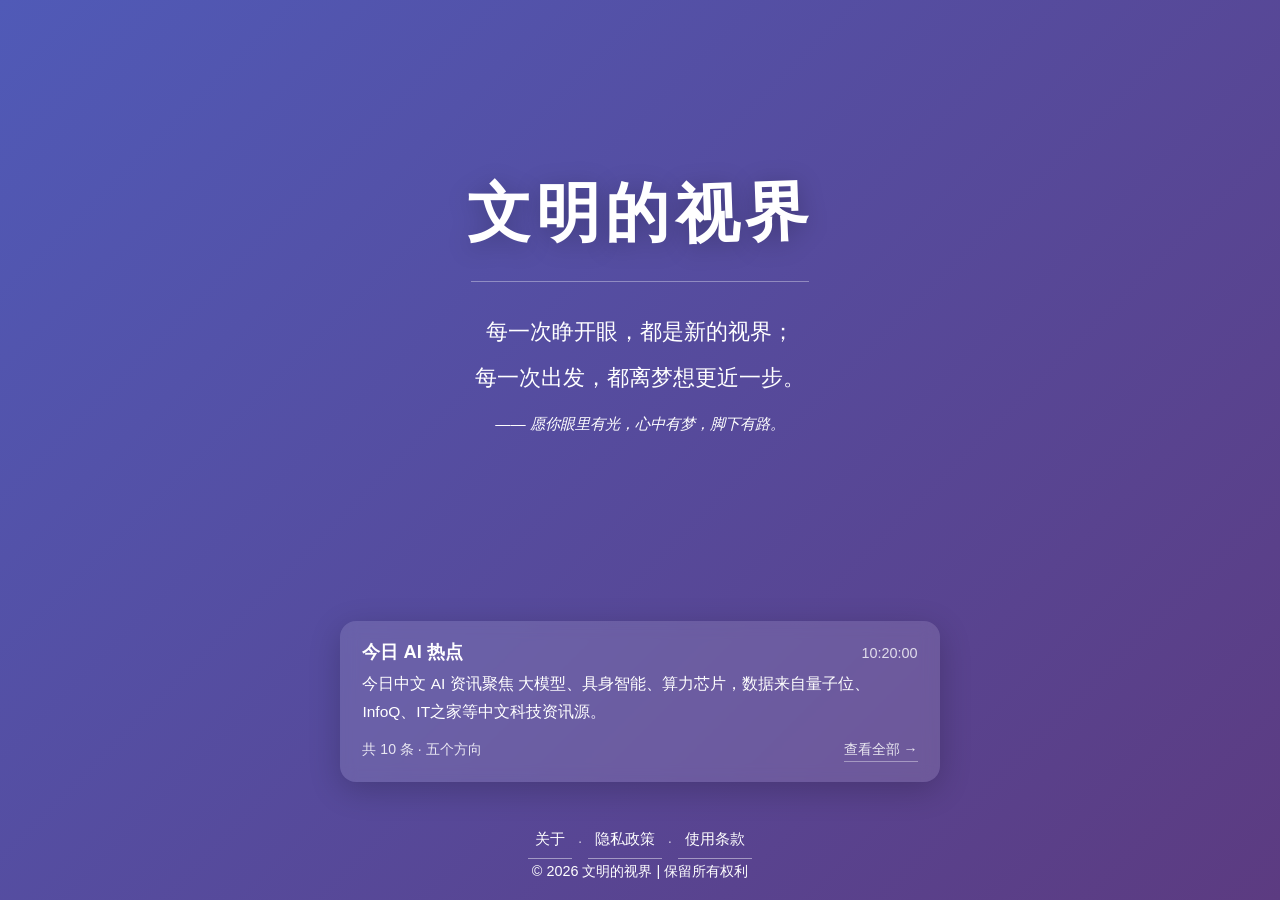
<file: index.html>
<!DOCTYPE html>
<html lang="zh-CN">
<head>
  <meta charset="UTF-8">
  <meta name="viewport" content="width=device-width, initial-scale=1.0">
  <title>文明的视界</title>
  <meta name="description" content="文明的视界，一个安静的个人欢迎页。每次来访都会遇见一句不同的问候。">
  <link rel="canonical" href="https://wlwenming.github.io/home/">
  <meta property="og:title" content="文明的视界">
  <meta property="og:description" content="一个安静的个人主页，愿你每天都有不一样的收获。">
  <meta property="og:type" content="website">
  <meta property="og:url" content="https://wlwenming.github.io/home/">
  <meta property="og:image" content="https://wlwenming.github.io/home/assets/images/share-card.png">
  <meta property="og:image:type" content="image/png">
  <meta property="og:image:width" content="1200">
  <meta property="og:image:height" content="1200">
  <meta property="og:image:alt" content="文明的视界站点图标">
  <meta property="og:locale" content="zh_CN">
  <meta name="theme-color" content="#5c3b81">
  <link rel="icon" href="assets/images/favicon.svg" type="image/svg+xml">
  <link rel="icon" href="assets/images/favicon.ico" sizes="any">
  <link rel="stylesheet" href="assets/css/site.css">
</head>
<body class="page-home">
  <main>
    <h1 class="brand">文明的<span class="accent">视界</span></h1>

    <div class="greeting" data-greeting>
      <p>愿你在这里放慢脚步，</p>
      <p>看见一点温暖，带走一份好心情。</p>
      <div class="sig">—— 世界很大，幸好我们相遇。</div>
    </div>
  </main>

  <section class="ai-hot-card" aria-label="今日 AI 热点">
    <div class="container">
      <div data-ai-hot-summary>
        <p class="ai-hot-empty">正在加载热点数据……</p>
      </div>
    </div>
  </section>

  <footer class="site-footer" data-site-footer>
    <div class="links">
      <a href="about.html">关于</a>
      <span class="sep">·</span>
      <a href="privacy.html">隐私政策</a>
      <span class="sep">·</span>
      <a href="terms.html">使用条款</a>
    </div>
    <div class="copyright">© 2026 文明的视界 | 保留所有权利</div>
  </footer>

  <button class="to-top" type="button" data-to-top tabindex="-1" aria-hidden="true" title="返回顶部" aria-label="返回顶部">↑</button>

  <script src="assets/js/home.js"></script>
  <script src="assets/data/ai-hot-latest.js"></script>
  <script src="assets/data/ai-hot-history.js"></script>
  <script src="assets/data/ai-hot.js"></script>
  <script src="assets/js/ai-hot.js"></script>
</body>
</html>
</file>
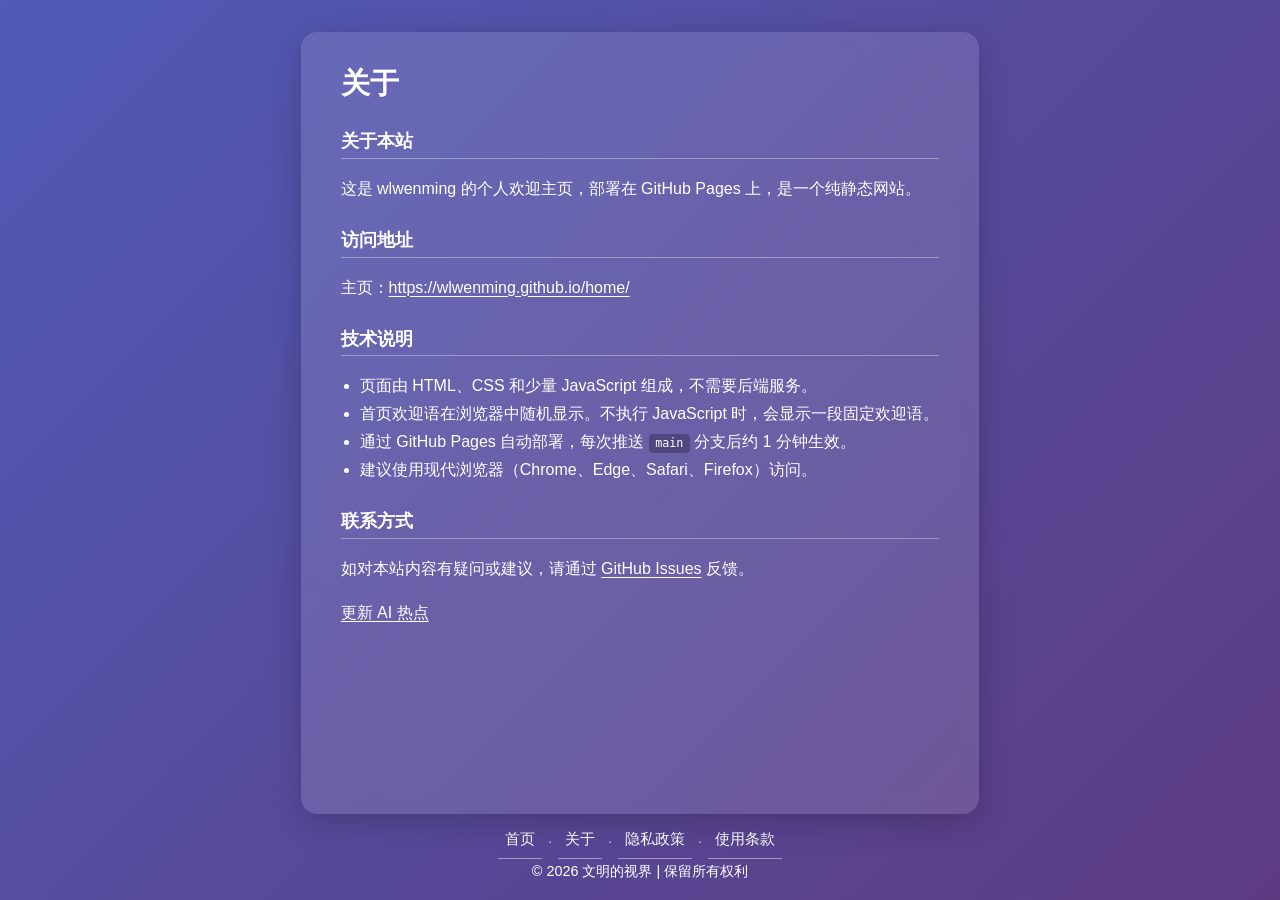
<file: about.html>
<!DOCTYPE html>
<html lang="zh-CN">
<head>
  <meta charset="UTF-8">
  <meta name="viewport" content="width=device-width, initial-scale=1.0">
  <title>关于 · 文明的视界</title>
  <meta name="description" content="关于文明的视界，包括站点介绍、访问地址与反馈方式。">
  <link rel="canonical" href="https://wlwenming.github.io/home/about.html">
  <meta property="og:title" content="关于 · 文明的视界">
  <meta property="og:description" content="关于文明的视界，包括站点介绍、访问地址与反馈方式。">
  <meta property="og:type" content="website">
  <meta property="og:url" content="https://wlwenming.github.io/home/about.html">
  <meta property="og:image" content="https://wlwenming.github.io/home/assets/images/share-card.png">
  <meta property="og:image:type" content="image/png">
  <meta property="og:image:width" content="1200">
  <meta property="og:image:height" content="1200">
  <meta property="og:image:alt" content="文明的视界站点图标">
  <meta property="og:locale" content="zh_CN">
  <meta name="theme-color" content="#5c3b81">
  <link rel="icon" href="assets/images/favicon.svg" type="image/svg+xml">
  <link rel="icon" href="assets/images/favicon.ico" sizes="any">
  <link rel="stylesheet" href="assets/css/site.css">
</head>
<body class="page-doc">
  <main class="container">
    <h1>关于</h1>

    <h2>关于本站</h2>
    <p>这是 wlwenming 的个人欢迎主页，部署在 GitHub Pages 上，是一个纯静态网站。</p>

    <h2>访问地址</h2>
    <p>主页：<a href="https://wlwenming.github.io/home/">https://wlwenming.github.io/home/</a></p>

    <h2>技术说明</h2>
    <ul>
      <li>页面由 HTML、CSS 和少量 JavaScript 组成，不需要后端服务。</li>
      <li>首页欢迎语在浏览器中随机显示。不执行 JavaScript 时，会显示一段固定欢迎语。</li>
      <li>通过 GitHub Pages 自动部署，每次推送 <code>main</code> 分支后约 1 分钟生效。</li>
      <li>建议使用现代浏览器（Chrome、Edge、Safari、Firefox）访问。</li>
    </ul>

    <h2>联系方式</h2>
    <p>如对本站内容有疑问或建议，请通过 <a href="https://github.com/wlwenming/home/issues">GitHub Issues</a> 反馈。</p>
    <p><a href="update.html">更新 AI 热点</a></p>
  </main>

  <footer class="site-footer">
    <div class="links">
      <a href="index.html">首页</a>
      <span class="sep">·</span>
      <a href="about.html" aria-current="page">关于</a>
      <span class="sep">·</span>
      <a href="privacy.html">隐私政策</a>
      <span class="sep">·</span>
      <a href="terms.html">使用条款</a>
    </div>
    <div class="copyright">© 2026 文明的视界 | 保留所有权利</div>
  </footer>
</body>
</html>
</file>
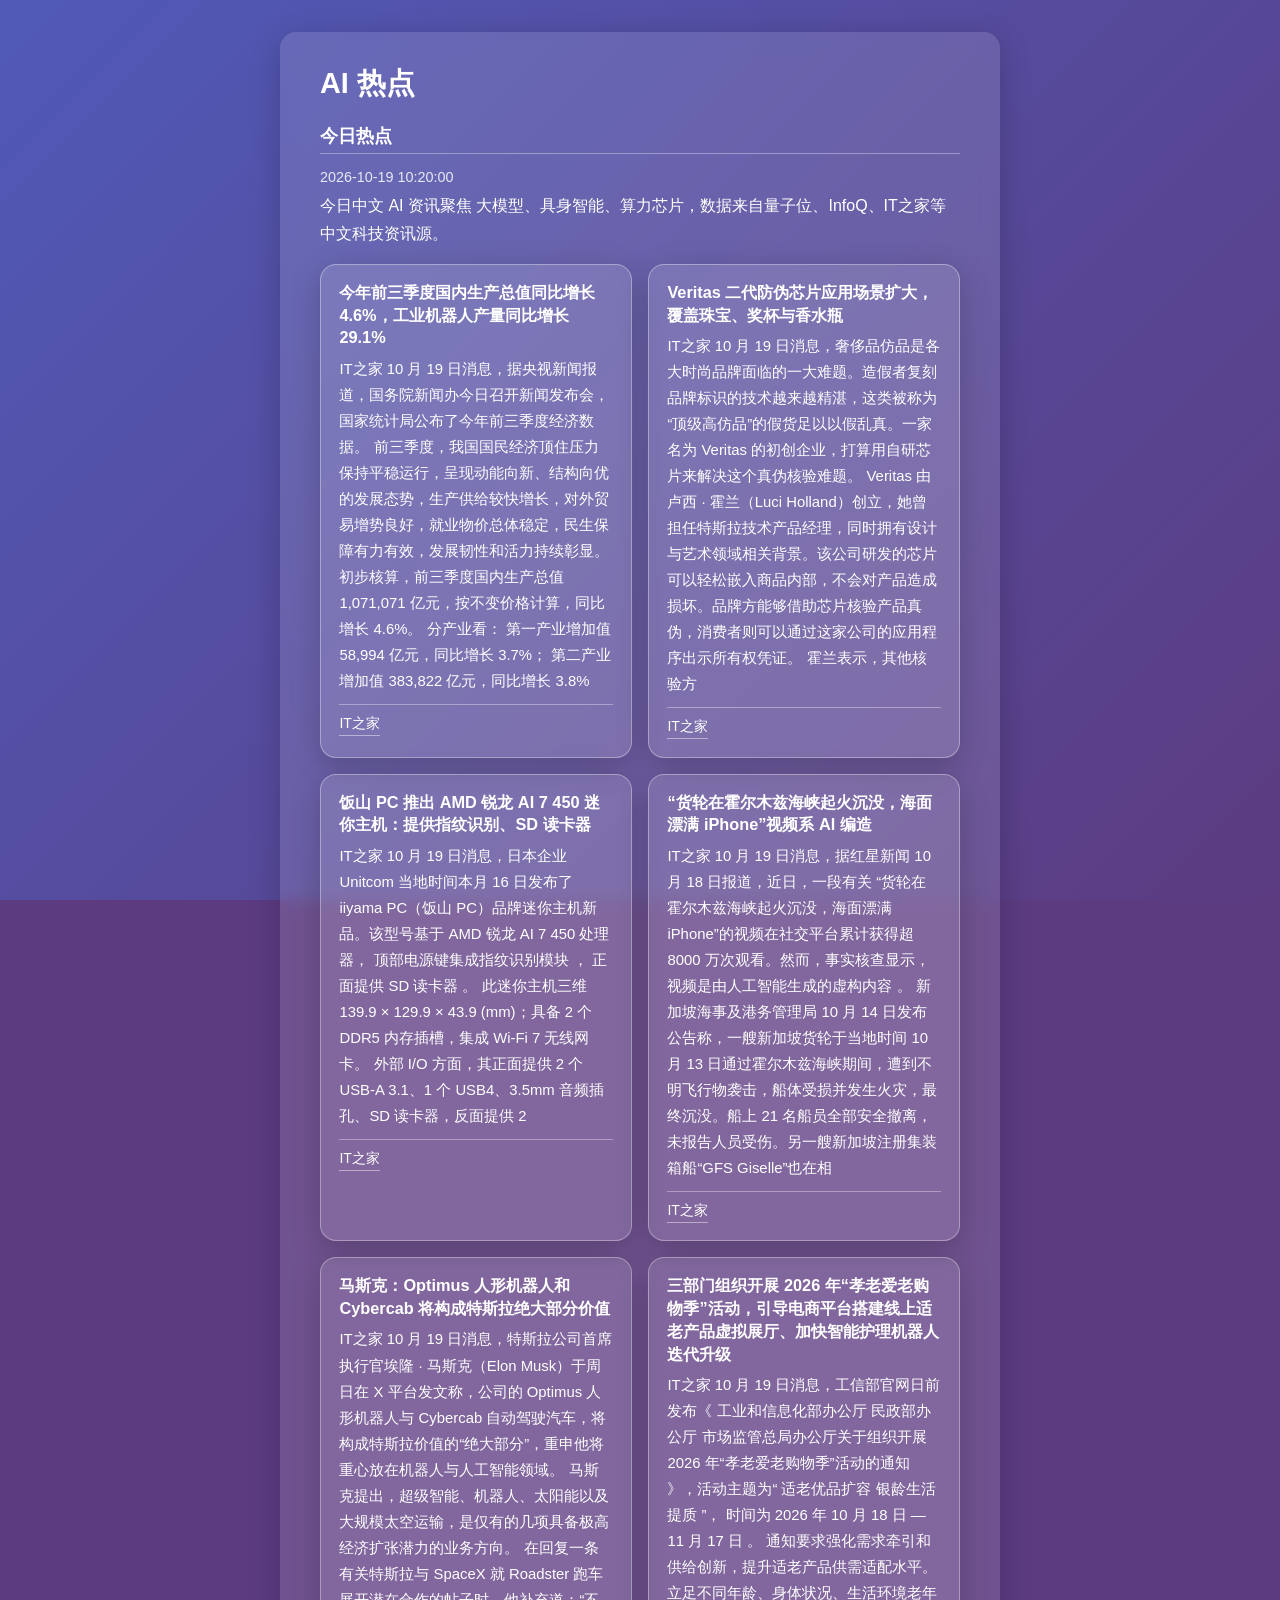
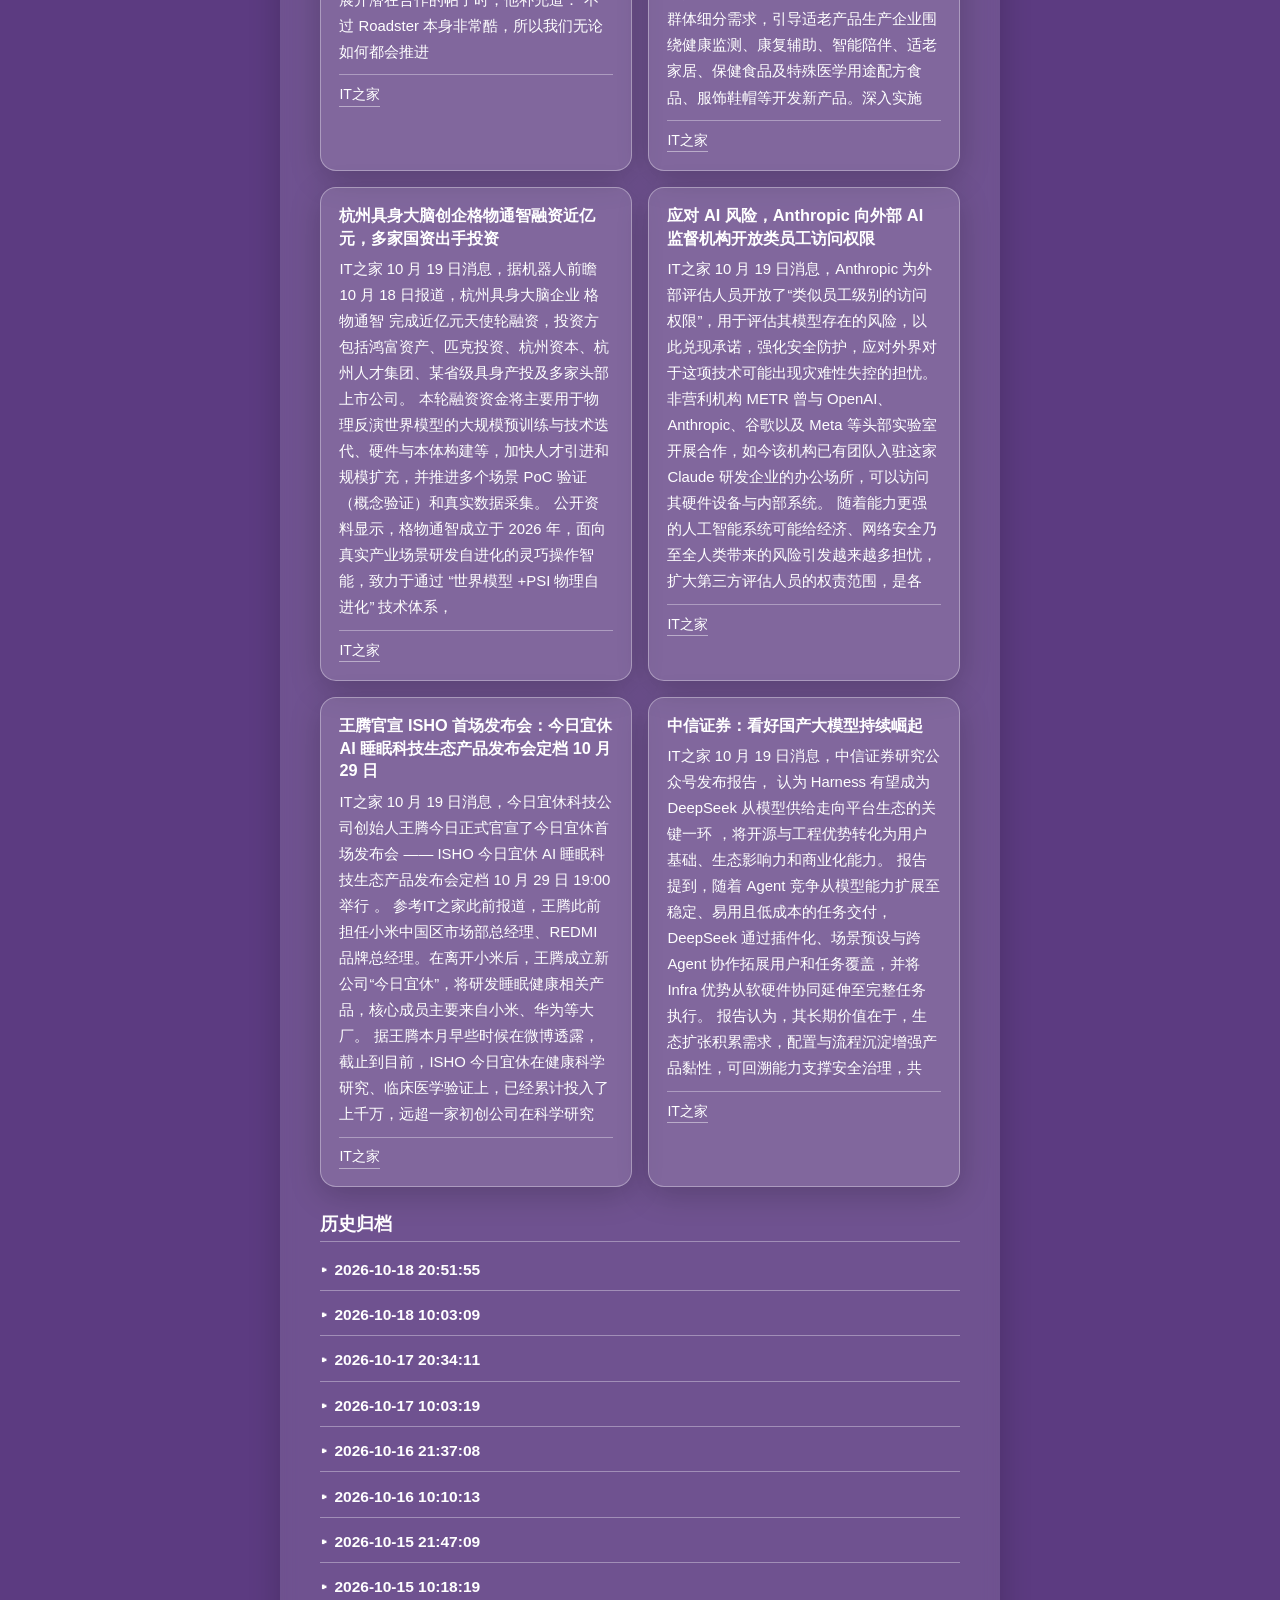
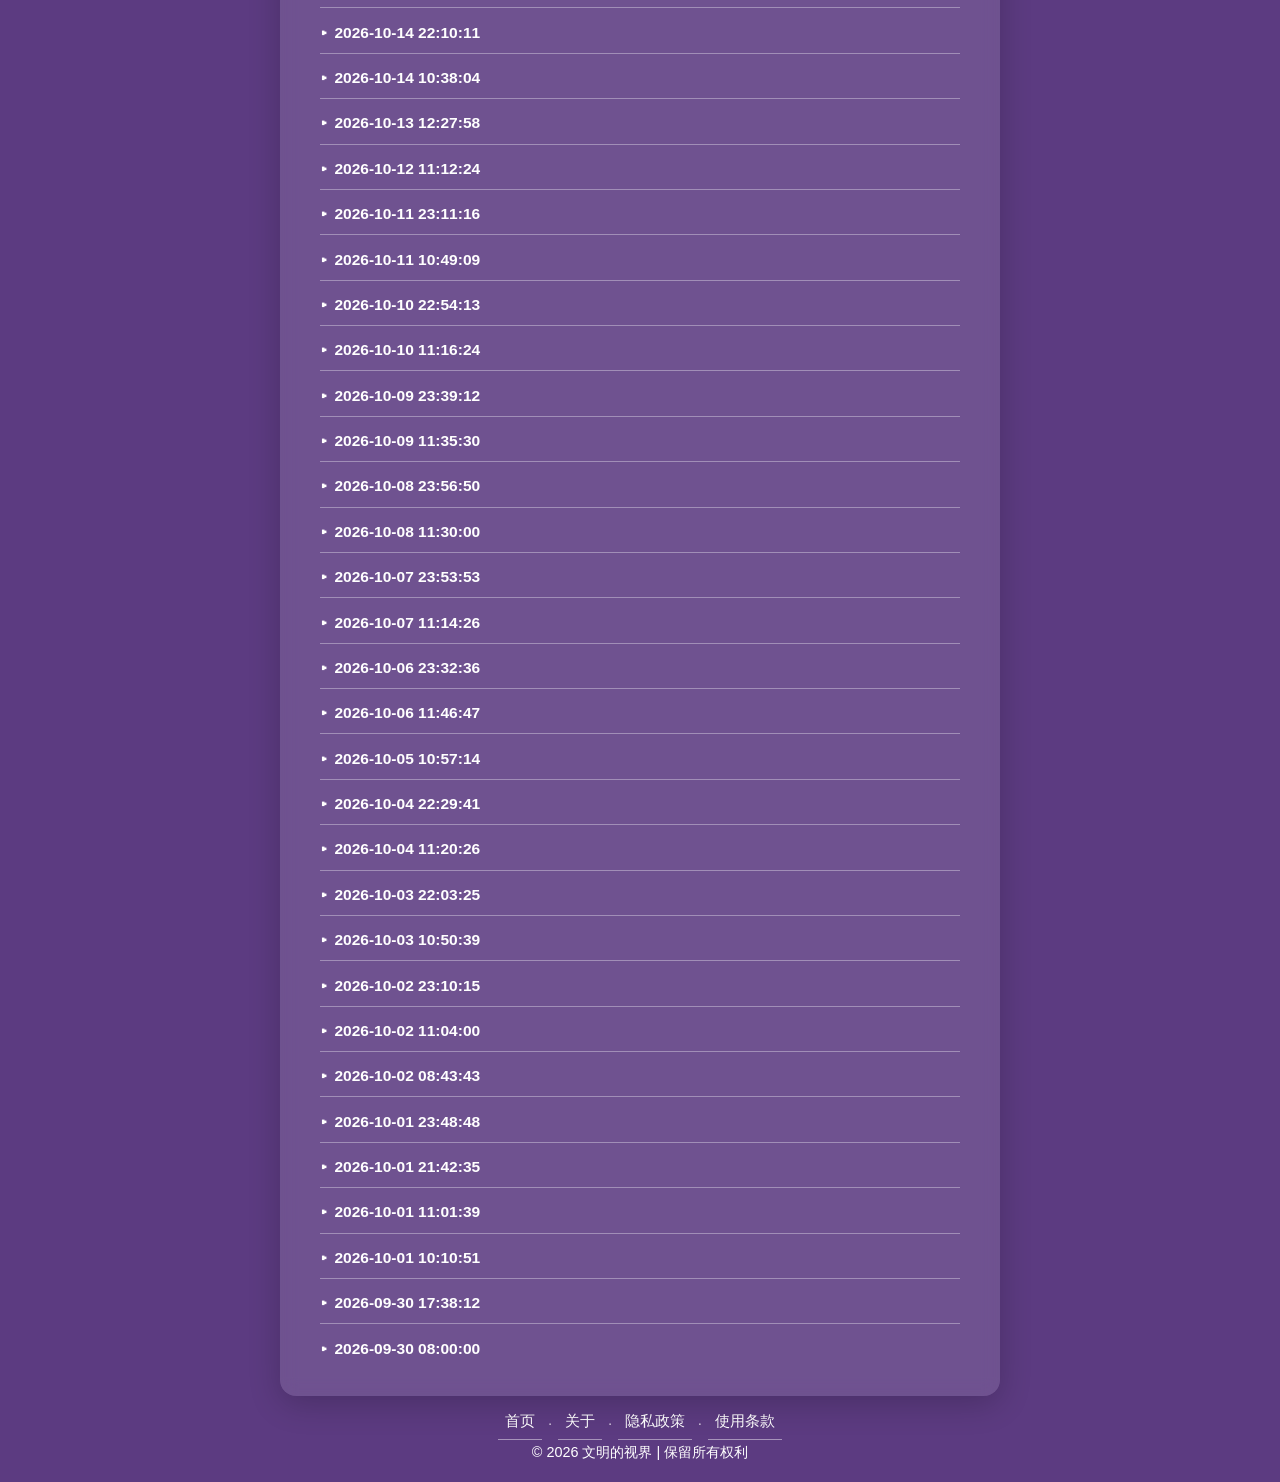
<file: ai-hot.html>
<!DOCTYPE html>
<html lang="zh-CN">
<head>
  <meta charset="UTF-8">
  <meta name="viewport" content="width=device-width, initial-scale=1.0">
  <title>AI 热点 · 文明的视界</title>
  <meta name="description" content="每日 AI 方向热点汇总，含当日最新与历史归档。">
  <link rel="canonical" href="https://wlwenming.github.io/home/ai-hot.html">
  <meta property="og:title" content="AI 热点 · 文明的视界">
  <meta property="og:description" content="每日 AI 方向热点汇总，含当日最新与历史归档。">
  <meta property="og:type" content="website">
  <meta property="og:url" content="https://wlwenming.github.io/home/ai-hot.html">
  <meta property="og:image" content="https://wlwenming.github.io/home/assets/images/share-card.png">
  <meta property="og:image:type" content="image/png">
  <meta property="og:image:width" content="1200">
  <meta property="og:image:height" content="1200">
  <meta property="og:image:alt" content="文明的视界站点图标">
  <meta property="og:locale" content="zh_CN">
  <meta name="theme-color" content="#5c3b81">
  <link rel="icon" href="assets/images/favicon.svg" type="image/svg+xml">
  <link rel="icon" href="assets/images/favicon.ico" sizes="any">
  <link rel="stylesheet" href="assets/css/site.css">
</head>
<body class="page-doc">
  <main class="container">
    <h1>AI 热点</h1>

    <noscript>
      <p>本页面需要 JavaScript 来加载热点数据。请启用 JavaScript 后刷新页面。</p>
    </noscript>

    <div data-ai-hot-app>
      <p class="ai-hot-empty">正在加载热点数据……</p>
    </div>
  </main>

  <footer class="site-footer" data-site-footer>
    <div class="links">
      <a href="index.html">首页</a>
      <span class="sep">·</span>
      <a href="about.html">关于</a>
      <span class="sep">·</span>
      <a href="privacy.html">隐私政策</a>
      <span class="sep">·</span>
      <a href="terms.html">使用条款</a>
    </div>
    <div class="copyright">© 2026 文明的视界 | 保留所有权利</div>
  </footer>

  <button class="to-top" type="button" data-to-top tabindex="-1" aria-hidden="true" title="返回顶部" aria-label="返回顶部">↑</button>

  <script src="assets/js/home.js"></script>
  <script src="assets/data/ai-hot-latest.js"></script>
  <script src="assets/data/ai-hot-history.js"></script>
  <script src="assets/data/ai-hot.js"></script>
  <script src="assets/js/ai-hot.js"></script>
</body>
</html>
</file>
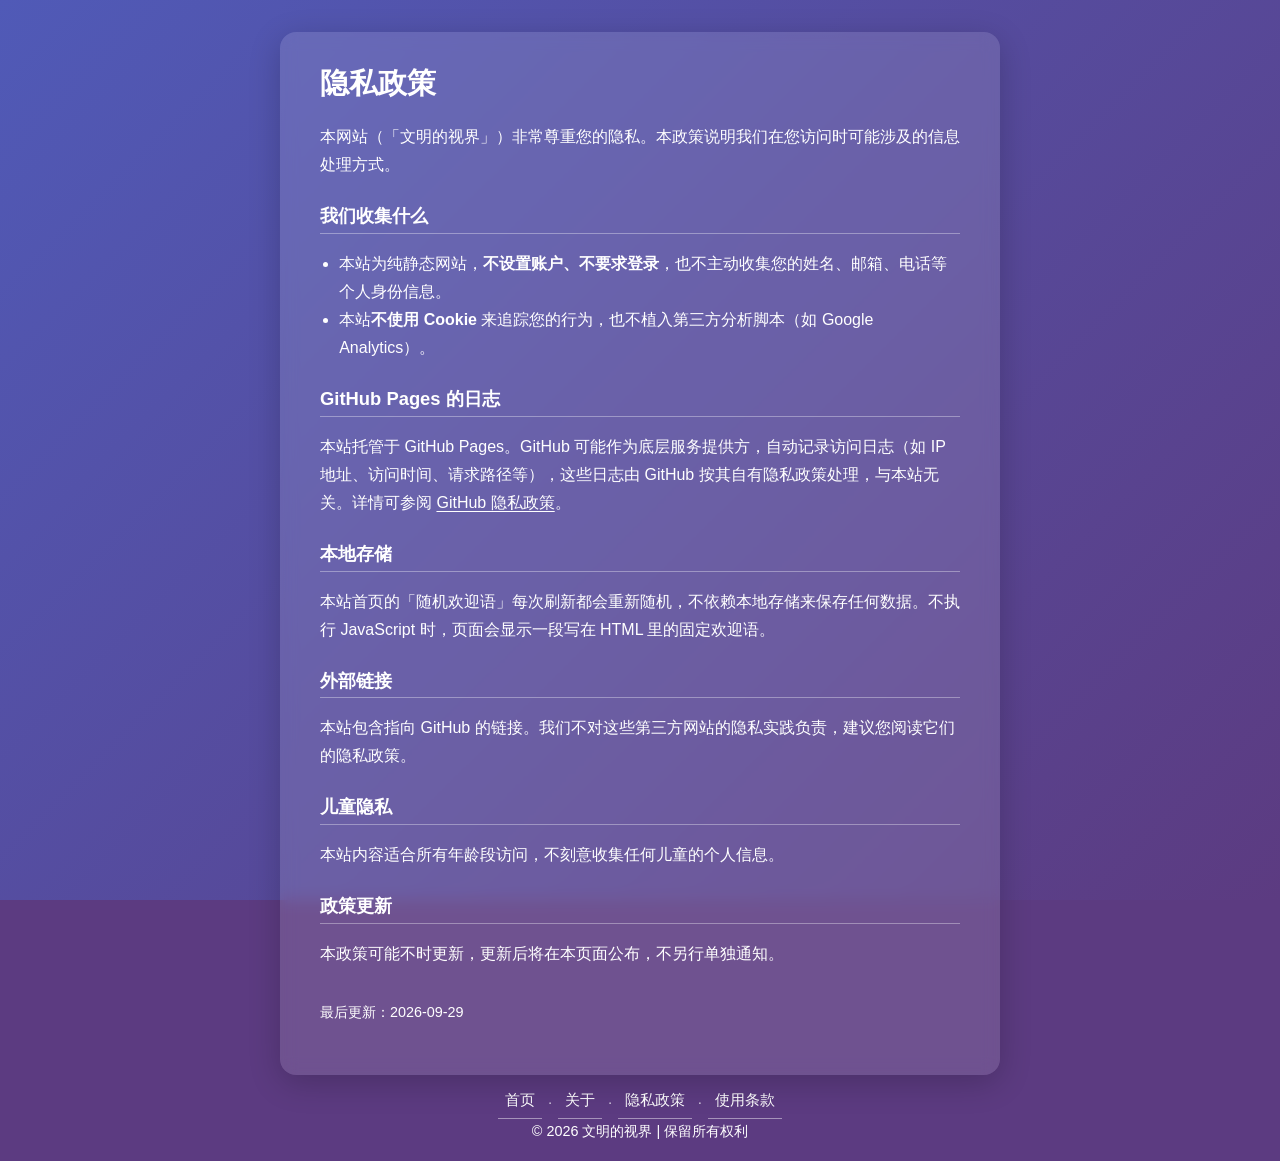
<file: privacy.html>
<!DOCTYPE html>
<html lang="zh-CN">
<head>
  <meta charset="UTF-8">
  <meta name="viewport" content="width=device-width, initial-scale=1.0">
  <title>隐私政策 · 文明的视界</title>
  <meta name="description" content="文明的视界的隐私政策，说明本站如何处理访问信息。">
  <link rel="canonical" href="https://wlwenming.github.io/home/privacy.html">
  <meta property="og:title" content="隐私政策 · 文明的视界">
  <meta property="og:description" content="文明的视界的隐私政策，说明本站如何处理访问信息。">
  <meta property="og:type" content="website">
  <meta property="og:url" content="https://wlwenming.github.io/home/privacy.html">
  <meta property="og:image" content="https://wlwenming.github.io/home/assets/images/share-card.png">
  <meta property="og:image:type" content="image/png">
  <meta property="og:image:width" content="1200">
  <meta property="og:image:height" content="1200">
  <meta property="og:image:alt" content="文明的视界站点图标">
  <meta property="og:locale" content="zh_CN">
  <meta name="theme-color" content="#5c3b81">
  <link rel="icon" href="assets/images/favicon.svg" type="image/svg+xml">
  <link rel="icon" href="assets/images/favicon.ico" sizes="any">
  <link rel="stylesheet" href="assets/css/site.css">
</head>
<body class="page-doc">
  <main class="container">
    <h1>隐私政策</h1>

    <p>本网站（「文明的视界」）非常尊重您的隐私。本政策说明我们在您访问时可能涉及的信息处理方式。</p>

    <h2>我们收集什么</h2>
    <ul>
      <li>本站为纯静态网站，<strong>不设置账户、不要求登录</strong>，也不主动收集您的姓名、邮箱、电话等个人身份信息。</li>
      <li>本站<strong>不使用 Cookie</strong> 来追踪您的行为，也不植入第三方分析脚本（如 Google Analytics）。</li>
    </ul>

    <h2>GitHub Pages 的日志</h2>
    <p>本站托管于 GitHub Pages。GitHub 可能作为底层服务提供方，自动记录访问日志（如 IP 地址、访问时间、请求路径等），这些日志由 GitHub 按其自有隐私政策处理，与本站无关。详情可参阅 <a href="https://docs.github.com/en/site-policy/privacy-policies">GitHub 隐私政策</a>。</p>

    <h2>本地存储</h2>
    <p>本站首页的「随机欢迎语」每次刷新都会重新随机，不依赖本地存储来保存任何数据。不执行 JavaScript 时，页面会显示一段写在 HTML 里的固定欢迎语。</p>

    <h2>外部链接</h2>
    <p>本站包含指向 GitHub 的链接。我们不对这些第三方网站的隐私实践负责，建议您阅读它们的隐私政策。</p>

    <h2>儿童隐私</h2>
    <p>本站内容适合所有年龄段访问，不刻意收集任何儿童的个人信息。</p>

    <h2>政策更新</h2>
    <p>本政策可能不时更新，更新后将在本页面公布，不另行单独通知。</p>

    <p class="updated">最后更新：2026-09-29</p>
  </main>

  <footer class="site-footer">
    <div class="links">
      <a href="index.html">首页</a>
      <span class="sep">·</span>
      <a href="about.html">关于</a>
      <span class="sep">·</span>
      <a href="privacy.html" aria-current="page">隐私政策</a>
      <span class="sep">·</span>
      <a href="terms.html">使用条款</a>
    </div>
    <div class="copyright">© 2026 文明的视界 | 保留所有权利</div>
  </footer>
</body>
</html>
</file>
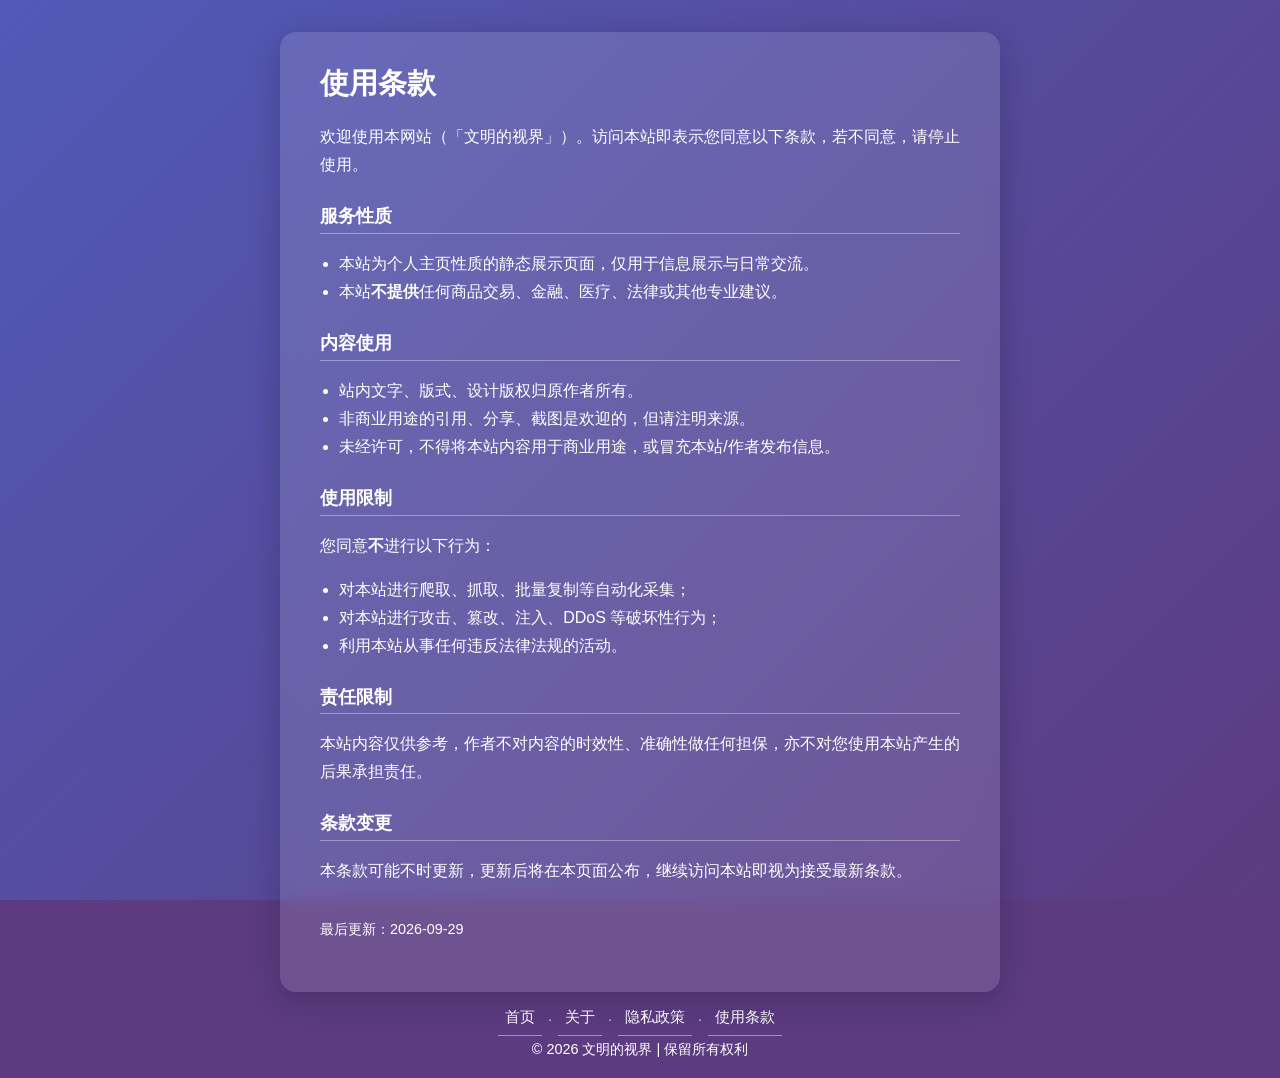
<file: terms.html>
<!DOCTYPE html>
<html lang="zh-CN">
<head>
  <meta charset="UTF-8">
  <meta name="viewport" content="width=device-width, initial-scale=1.0">
  <title>使用条款 · 文明的视界</title>
  <meta name="description" content="文明的视界的使用条款，说明访问本站时适用的基本约定。">
  <link rel="canonical" href="https://wlwenming.github.io/home/terms.html">
  <meta property="og:title" content="使用条款 · 文明的视界">
  <meta property="og:description" content="文明的视界的使用条款，说明访问本站时适用的基本约定。">
  <meta property="og:type" content="website">
  <meta property="og:url" content="https://wlwenming.github.io/home/terms.html">
  <meta property="og:image" content="https://wlwenming.github.io/home/assets/images/share-card.png">
  <meta property="og:image:type" content="image/png">
  <meta property="og:image:width" content="1200">
  <meta property="og:image:height" content="1200">
  <meta property="og:image:alt" content="文明的视界站点图标">
  <meta property="og:locale" content="zh_CN">
  <meta name="theme-color" content="#5c3b81">
  <link rel="icon" href="assets/images/favicon.svg" type="image/svg+xml">
  <link rel="icon" href="assets/images/favicon.ico" sizes="any">
  <link rel="stylesheet" href="assets/css/site.css">
</head>
<body class="page-doc">
  <main class="container">
    <h1>使用条款</h1>

    <p>欢迎使用本网站（「文明的视界」）。访问本站即表示您同意以下条款，若不同意，请停止使用。</p>

    <h2>服务性质</h2>
    <ul>
      <li>本站为个人主页性质的静态展示页面，仅用于信息展示与日常交流。</li>
      <li>本站<strong>不提供</strong>任何商品交易、金融、医疗、法律或其他专业建议。</li>
    </ul>

    <h2>内容使用</h2>
    <ul>
      <li>站内文字、版式、设计版权归原作者所有。</li>
      <li>非商业用途的引用、分享、截图是欢迎的，但请注明来源。</li>
      <li>未经许可，不得将本站内容用于商业用途，或冒充本站/作者发布信息。</li>
    </ul>

    <h2>使用限制</h2>
    <p>您同意<strong>不</strong>进行以下行为：</p>
    <ul>
      <li>对本站进行爬取、抓取、批量复制等自动化采集；</li>
      <li>对本站进行攻击、篡改、注入、DDoS 等破坏性行为；</li>
      <li>利用本站从事任何违反法律法规的活动。</li>
    </ul>

    <h2>责任限制</h2>
    <p>本站内容仅供参考，作者不对内容的时效性、准确性做任何担保，亦不对您使用本站产生的后果承担责任。</p>

    <h2>条款变更</h2>
    <p>本条款可能不时更新，更新后将在本页面公布，继续访问本站即视为接受最新条款。</p>

    <p class="updated">最后更新：2026-09-29</p>
  </main>

  <footer class="site-footer">
    <div class="links">
      <a href="index.html">首页</a>
      <span class="sep">·</span>
      <a href="about.html">关于</a>
      <span class="sep">·</span>
      <a href="privacy.html">隐私政策</a>
      <span class="sep">·</span>
      <a href="terms.html" aria-current="page">使用条款</a>
    </div>
    <div class="copyright">© 2026 文明的视界 | 保留所有权利</div>
  </footer>
</body>
</html>
</file>
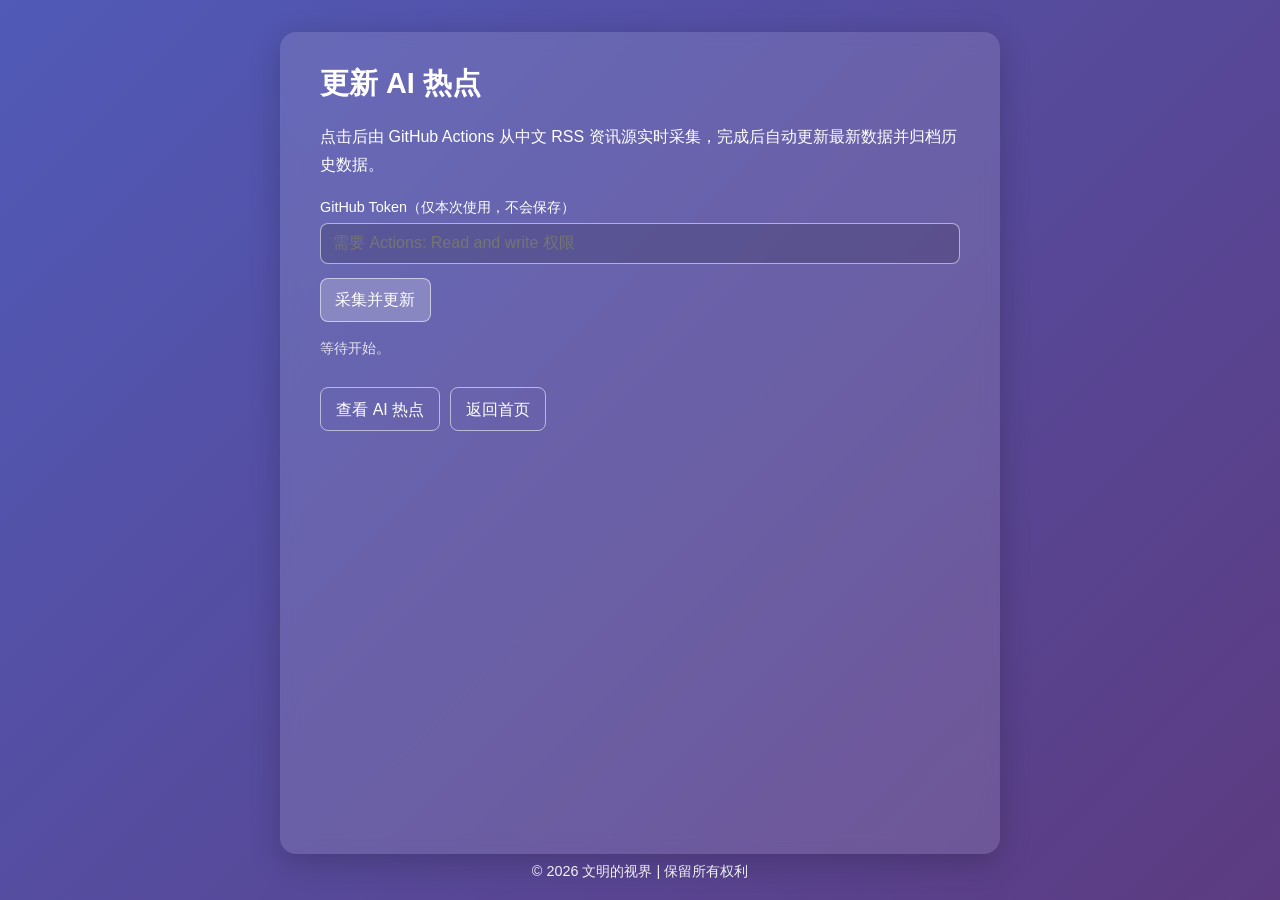
<file: update.html>
<!DOCTYPE html>
<html lang="zh-CN">
<head>
  <meta charset="UTF-8">
  <meta name="viewport" content="width=device-width, initial-scale=1.0">
  <title>更新 AI 热点 · 文明的视界</title>
  <meta name="description" content="采集并更新每日 AI 热点资讯。">
  <link rel="stylesheet" href="assets/css/site.css">
</head>
<body class="page-doc">
  <main class="container update-page">
    <h1>更新 AI 热点</h1>
    <p>点击后由 GitHub Actions 从中文 RSS 资讯源实时采集，完成后自动更新最新数据并归档历史数据。</p>

    <label class="update-label" for="github-token">GitHub Token（仅本次使用，不会保存）</label>
    <input class="update-input" id="github-token" type="password" autocomplete="off" placeholder="需要 Actions: Read and write 权限">

    <button type="button" class="ai-hot-collect" data-update-start>采集并更新</button>
    <p class="update-status" data-update-status aria-live="polite">等待开始。</p>

    <nav class="doc-nav" aria-label="页面导航">
      <a href="ai-hot.html">查看 AI 热点</a>
      <a href="index.html">返回首页</a>
    </nav>
  </main>

  <footer class="site-footer">
    <div class="copyright">© 2026 文明的视界 | 保留所有权利</div>
  </footer>

  <script src="assets/js/update.js"></script>
</body>
</html>
</file>
<file: assets/css/site.css>
:root {
  --color-bg: #5c3b81;
  --color-bg-start: #505ab7;
  --color-text: #fff;
  --color-line: rgba(255, 255, 255, 0.35);
  --color-line-strong: rgba(255, 255, 255, 0.55);
  --color-fill: rgba(255, 255, 255, 0.16);
  --color-fill-strong: rgba(255, 255, 255, 0.38);
  --color-card: rgba(255, 255, 255, 0.12);
  --color-code: rgba(0, 0, 0, 0.25);
  --color-button: rgba(255, 255, 255, 0.22);
  --shadow-card: 0 8px 32px rgba(0, 0, 0, 0.2);
  --shadow-title: 0 4px 24px rgba(0, 0, 0, 0.25);
  --radius: 8px;
  --radius-card: 16px;
  --radius-round: 50%;
  --measure: 640px;
  --page: 720px;
  --font: -apple-system, BlinkMacSystemFont, "Segoe UI", Roboto, "PingFang SC", "Microsoft YaHei", sans-serif;
}

* { box-sizing: border-box; }

html {
  background: var(--color-bg);
}

body {
  margin: 0;
  min-height: 100vh;
  min-height: 100dvh;
  background: linear-gradient(135deg, var(--color-bg-start) 0%, var(--color-bg) 100%) fixed;
  color: var(--color-text);
  font-family: var(--font);
}

:focus-visible {
  outline: 2px solid var(--color-line-strong);
  outline-offset: 2px;
  box-shadow: 0 0 0 3px rgba(255, 255, 255, 0.12);
  border-radius: var(--radius);
}

a,
button {
  color: var(--color-text);
  -webkit-tap-highlight-color: transparent;
  transition: background-color 0.2s ease, color 0.2s ease, border-color 0.2s ease, transform 0.12s ease;
}

a:focus:not(:focus-visible),
button:focus:not(:focus-visible) {
  outline: none;
  box-shadow: none;
}

a:active {
  transform: translateY(1px);
}

.topbar a,
.doc-nav a {
  display: inline-flex;
  align-items: center;
  justify-content: center;
  min-height: 44px;
  padding: 0.4rem 0.95rem;
  border: 1px solid var(--color-line-strong);
  border-radius: var(--radius);
  color: var(--color-text);
  text-decoration: none;
  line-height: 1.2;
}

.topbar a:active,
.doc-nav a:active {
  transform: translateY(1px);
}

.topbar a:hover,
.doc-nav a:hover,
.doc-nav a[aria-current="page"] {
  background: var(--color-fill);
}

.page-home {
  display: flex;
  flex-direction: column;
}

.topbar {
  display: flex;
  justify-content: flex-end;
  padding: 1rem 1.25rem 0;
}

.page-home main {
  flex: 1 0 auto;
  display: flex;
  flex-direction: column;
  align-items: center;
  justify-content: center;
  width: 100%;
  padding: 1.5rem 1.25rem 2rem;
  text-align: center;
}

.brand {
  font-size: clamp(2rem, 7vw, 4rem);
  margin: 0 0 1.5rem;
  text-shadow: var(--shadow-title);
  letter-spacing: 0.08em;
  animation: fadeIn 1s ease-out;
}

.brand .accent {
  display: inline-block;
  transform: rotate(-2deg);
}

.greeting {
  max-width: var(--measure);
  margin: 0 auto;
  padding: 1.5rem 0.25rem 0.5rem;
  border-top: 1px solid var(--color-line);
  animation: fadeIn 1.4s ease-out;
}

.greeting p {
  font-size: clamp(1rem, 2.6vw, 1.35rem);
  line-height: 1.9;
  margin: 0.3rem 0;
}

.greeting .sig {
  margin-top: 1rem;
  font-size: 0.95rem;
  font-style: italic;
}

.site-footer {
  flex-shrink: 0;
  padding: 0.5rem 1.25rem 1.2rem;
  text-align: center;
  font-size: 0.95rem;
  animation: fadeIn 2s ease-out;
}

.site-footer .links {
  display: flex;
  flex-wrap: wrap;
  justify-content: center;
  align-items: center;
  gap: 0.15rem 0.35rem;
  margin-bottom: 0.2rem;
}

.site-footer a {
  text-decoration: none;
  padding: 0.45rem 0.45rem;
  border-bottom: 1px solid rgba(255, 255, 255, 0.45);
}

.site-footer a:hover {
  background: var(--color-card);
}

.site-footer .sep {
  opacity: 0.7;
}

.copyright {
  font-size: 0.9rem;
}

.to-top {
  position: fixed;
  right: 1.25rem;
  bottom: 1.25rem;
  width: 2.8rem;
  height: 2.8rem;
  border: none;
  border-radius: var(--radius-round);
  background: var(--color-button);
  color: var(--color-text);
  font-size: 1.3rem;
  line-height: 1;
  cursor: pointer;
  z-index: 10;
  visibility: hidden;
  pointer-events: none;
  transition: background-color 0.2s ease, opacity 0.2s ease, transform 0.12s ease;
}

.to-top.is-visible {
  visibility: visible;
  pointer-events: auto;
}

.to-top:hover {
  background: var(--color-fill-strong);
}

.to-top:active,
.ai-hot-collect:active:not(:disabled) {
  transform: translateY(1px) scale(0.98);
}

.page-doc {
  min-height: 100vh;
  min-height: 100dvh;
  display: flex;
  flex-direction: column;
  padding: 1rem 0.75rem 0;
}

.page-doc main.container {
  flex: 1 0 auto;
}

.page-doc .site-footer {
  flex-shrink: 0;
  max-width: var(--page);
  width: 100%;
  margin: 0 auto;
  padding-left: 0.25rem;
  padding-right: 0.25rem;
}

.container {
  max-width: var(--page);
  margin: 0 auto;
  background: var(--color-card);
  backdrop-filter: blur(8px);
  border-radius: var(--radius-card);
  padding: 1.15rem 1rem 1.35rem;
  box-shadow: var(--shadow-card);
  animation: fadeIn 0.8s ease-out;
}

.container h1 {
  margin-top: 0;
  font-size: 1.8rem;
}

.container h2 {
  margin-top: 1.5rem;
  font-size: 1.15rem;
  border-bottom: 1px solid var(--color-line);
  padding-bottom: 0.3rem;
}

.container p,
.container li {
  line-height: 1.75;
}

.container ul {
  padding-left: 1.2rem;
}

.container p a,
.container li a {
  text-underline-offset: 0.18em;
  overflow-wrap: anywhere;
}

.container code {
  background: var(--color-code);
  padding: 0.15rem 0.4rem;
  border-radius: 4px;
  font-size: 0.9em;
  overflow-wrap: anywhere;
}

.updated {
  font-size: 0.9rem;
  margin-top: 2rem;
}

.doc-nav {
  display: flex;
  flex-wrap: wrap;
  gap: 0.6rem;
  margin-top: 1.6rem;
}

@media (min-width: 640px) {
  .page-doc {
    padding: 2rem 1rem 0;
  }

  .container {
    padding: 2rem 2.5rem 2.2rem;
  }

  .page-doc .site-footer {
    padding-left: 0;
    padding-right: 0;
  }
}

/* AI 热点 · 首页摘要卡片 */
.ai-hot-card {
  flex-shrink: 0;
  width: 100%;
  max-width: var(--measure);
  margin: 0 auto 2rem;
  padding: 0 1.25rem;
  animation: fadeIn 1s ease-out;
}

.ai-hot-card .container {
  padding: 1.15rem 1.4rem 1.25rem;
}

.ai-hot-summary-head {
  display: flex;
  align-items: baseline;
  justify-content: space-between;
  gap: 0.5rem;
  flex-wrap: wrap;
  margin-bottom: 0.4rem;
}

.ai-hot-summary-label {
  font-size: 1.15rem;
  font-weight: 600;
}

.ai-hot-summary-date {
  font-size: 0.9rem;
  opacity: 0.8;
}

.ai-hot-summary-overview {
  margin: 0 0 0.8rem;
  line-height: 1.7;
  font-size: 0.97rem;
}

.ai-hot-summary-foot {
  display: flex;
  align-items: center;
  justify-content: space-between;
  gap: 0.5rem;
  flex-wrap: wrap;
  font-size: 0.88rem;
  opacity: 0.85;
}

.ai-hot-summary-link {
  text-decoration: none;
  border-bottom: 1px solid rgba(255, 255, 255, 0.45);
  padding: 0.15rem 0;
}

.ai-hot-summary-link:hover {
  background: var(--color-card);
}

/* AI 热点 · 专栏页 */
.ai-hot-section-title {
  margin-top: 1.6rem;
  font-size: 1.15rem;
  border-bottom: 1px solid var(--color-line);
  padding-bottom: 0.3rem;
}

.ai-hot-section-title:first-child {
  margin-top: 0;
}

.ai-hot-day {
  margin-top: 0.6rem;
}

.ai-hot-date {
  font-size: 0.9rem;
  opacity: 0.85;
  margin-bottom: 0.2rem;
}

.ai-hot-overview {
  margin: 0.4rem 0 1rem;
  line-height: 1.75;
}

.ai-hot-archive {
  display: flex;
  flex-direction: column;
  gap: 0.5rem;
  margin-top: 0.6rem;
}

.ai-hot-archive-item {
  border: 0;
  padding: 0;
  background: transparent;
}

.ai-hot-archive-item + .ai-hot-archive-item {
  border-top: 1px solid var(--color-line);
  padding-top: 0.75rem;
}

.ai-hot-archive-item > summary {
  cursor: pointer;
  font-weight: 600;
  font-size: 0.97rem;
  padding: 0.2rem 0;
  list-style: none;
}

.ai-hot-archive-item > summary::-webkit-details-marker {
  display: none;
}

.ai-hot-archive-item > summary::before {
  content: "▸";
  display: inline-block;
  margin-right: 0.4rem;
  transition: transform 0.2s ease;
}

.ai-hot-archive-item[open] > summary::before {
  transform: rotate(90deg);
}

.ai-hot-archive-item[open] {
  padding-bottom: 0;
}

.ai-hot-archive-item > .ai-hot-overview {
  margin: 0.7rem 0 0.8rem;
}

.ai-hot-empty {
  font-size: 0.95rem;
  opacity: 0.8;
  margin: 0.5rem 0;
}

.ai-hot-toolbar {
  display: flex;
  align-items: center;
  flex-wrap: wrap;
  gap: 0.7rem;
  margin: 0.8rem 0 1rem;
}

.ai-hot-collect {
  border: 1px solid var(--color-line-strong);
  border-radius: var(--radius);
  padding: 0.65rem 0.9rem;
  background: var(--color-button);
  color: var(--color-text);
  font: inherit;
  cursor: pointer;
  transition: background-color 0.2s ease, opacity 0.2s ease, transform 0.12s ease;
}

.ai-hot-collect:hover:not(:disabled) {
  background: var(--color-fill-strong);
}

.ai-hot-collect:disabled {
  cursor: wait;
  opacity: 0.65;
}

.ai-hot-status {
  font-size: 0.88rem;
  opacity: 0.8;
}

.update-page > p {
  margin-bottom: 1.2rem;
}

.update-label {
  display: block;
  margin-bottom: 0.35rem;
  font-size: 0.9rem;
}

.update-input {
  display: block;
  width: 100%;
  margin-bottom: 0.9rem;
  padding: 0.65rem 0.75rem;
  border: 1px solid var(--color-line-strong);
  border-radius: var(--radius);
  background: rgba(0, 0, 0, 0.15);
  color: var(--color-text);
  font: inherit;
}

.update-status {
  min-height: 1.7em;
  font-size: 0.9rem;
  opacity: 0.82;
}

/* 热点条目卡片（专栏页与归档共用） */
.ai-hot-cards {
  display: grid;
  grid-template-columns: 1fr;
  gap: 0.8rem;
  margin: 0.4rem 0 0;
}

.ai-hot-card-item {
  background: var(--color-card);
  border: 1px solid var(--color-line);
  border-radius: var(--radius-card);
  padding: 0.85rem 1rem 0.95rem;
  box-shadow: var(--shadow-card);
}

.ai-hot-card-topic {
  margin: 0 0 0.4rem;
  font-size: 1.02rem;
  font-weight: 600;
  line-height: 1.4;
}

.ai-hot-card-progress {
  margin: 0 0 0.6rem;
  font-size: 0.93rem;
  line-height: 1.7;
}

.ai-hot-card-refs {
  display: flex;
  flex-wrap: wrap;
  gap: 0.35rem 0.7rem;
  padding-top: 0.5rem;
  border-top: 1px solid var(--color-line);
  font-size: 0.88rem;
}

.ai-hot-card-refs a {
  text-decoration: none;
  border-bottom: 1px solid rgba(255, 255, 255, 0.45);
  padding: 0.1rem 0;
  text-underline-offset: 0.18em;
  overflow-wrap: anywhere;
}

.ai-hot-card-refs a:hover {
  background: var(--color-fill);
}

@media (min-width: 640px) {
  .ai-hot-cards {
    grid-template-columns: repeat(2, 1fr);
    gap: 1rem;
  }

  .ai-hot-card-item {
    padding: 1rem 1.15rem 1.1rem;
  }

  .ai-hot-archive-item .ai-hot-cards {
    grid-template-columns: 1fr;
  }

  .ai-hot-archive-item .ai-hot-card-item {
    box-shadow: none;
    border-radius: var(--radius);
  }
}

@keyframes fadeIn {
  from { opacity: 0; transform: translateY(12px); }
  to { opacity: 1; transform: translateY(0); }
}

@media (prefers-reduced-motion: reduce) {
  *,
  *::before,
  *::after {
    animation: none !important;
    transition: none !important;
  }
}
</file>
